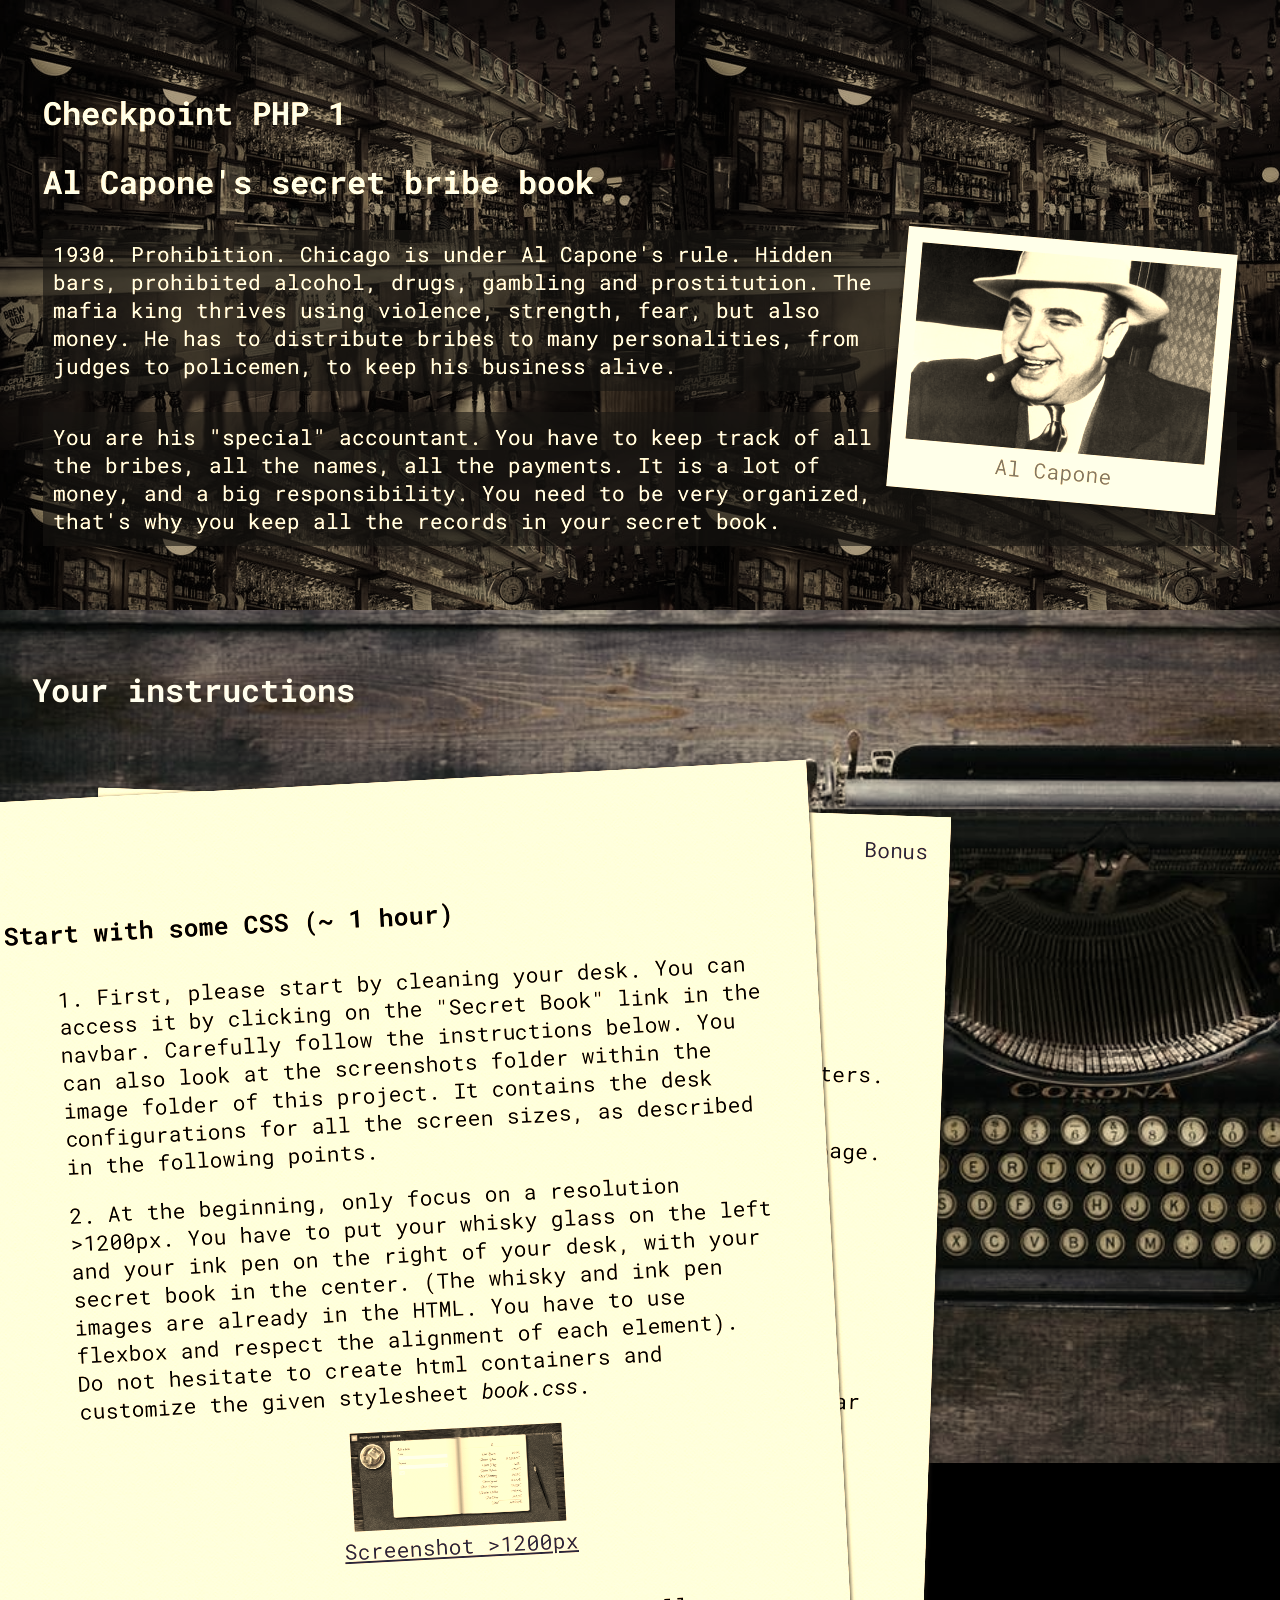
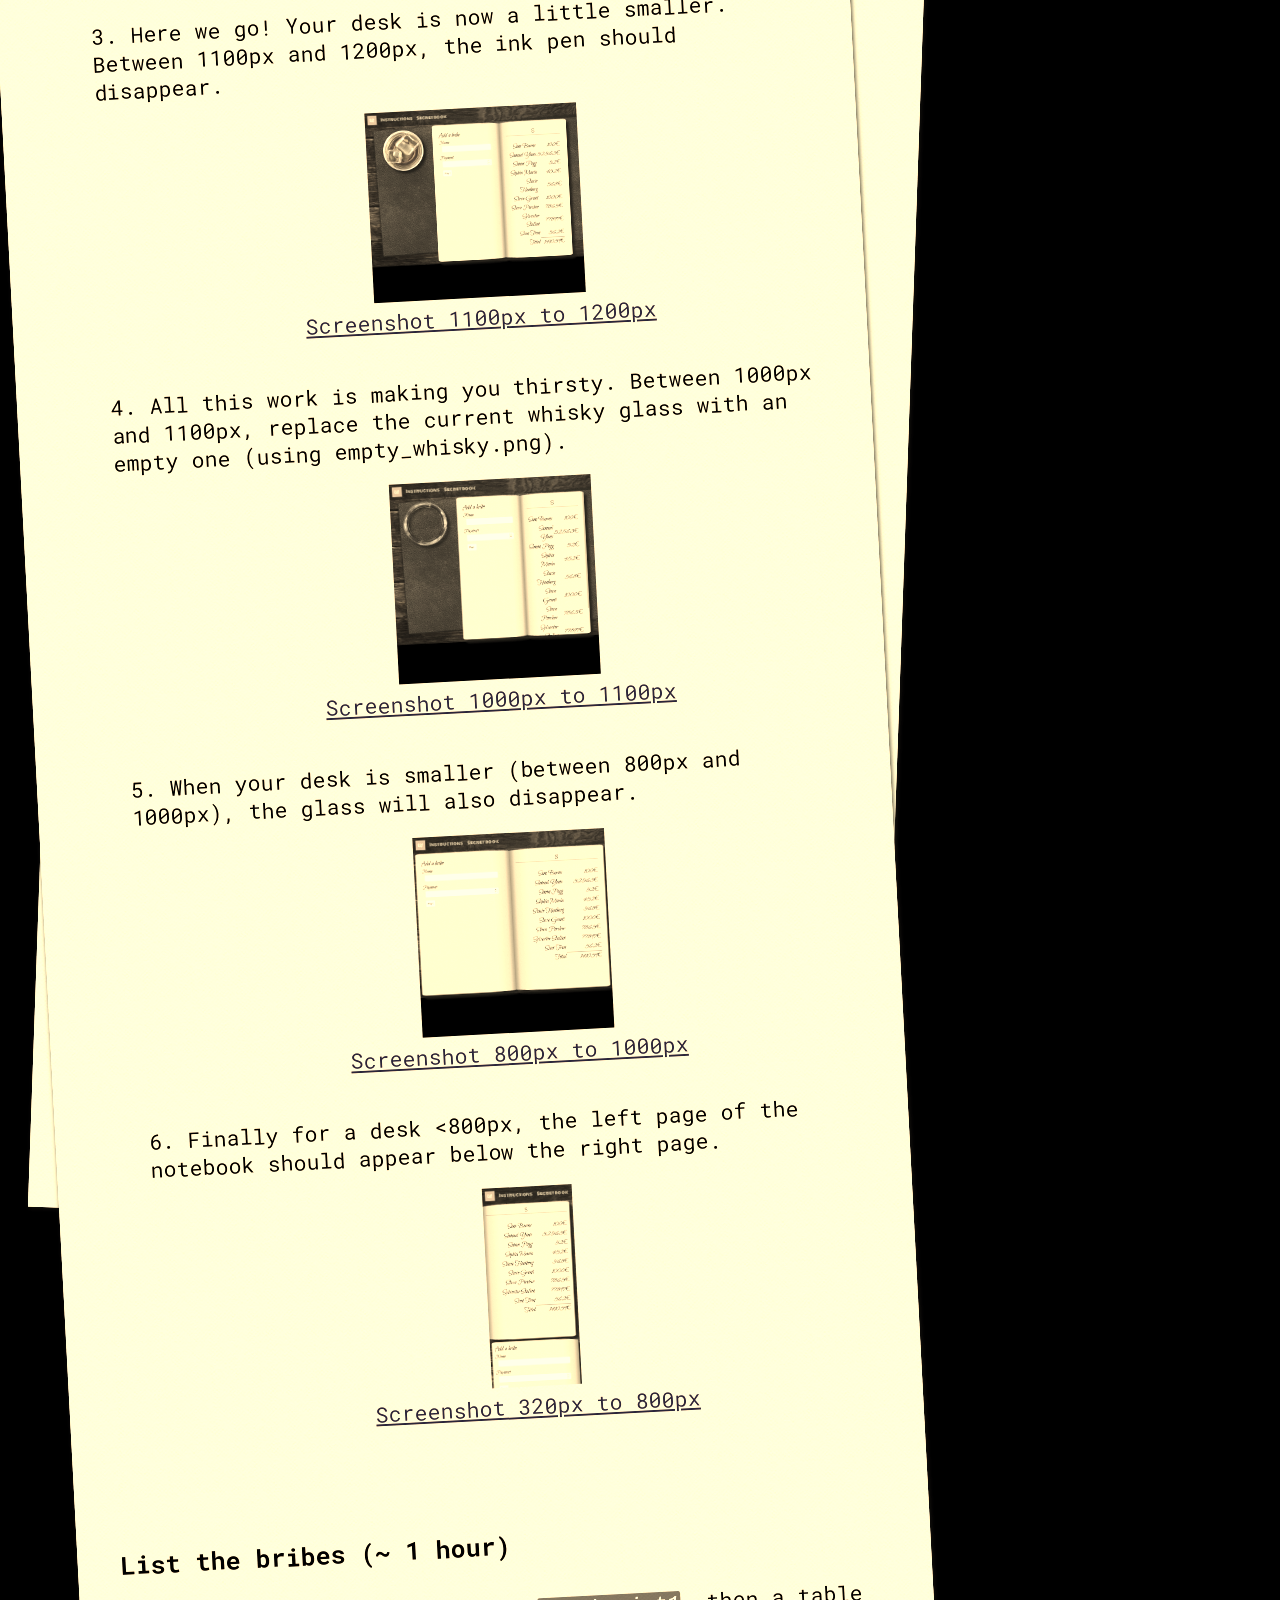
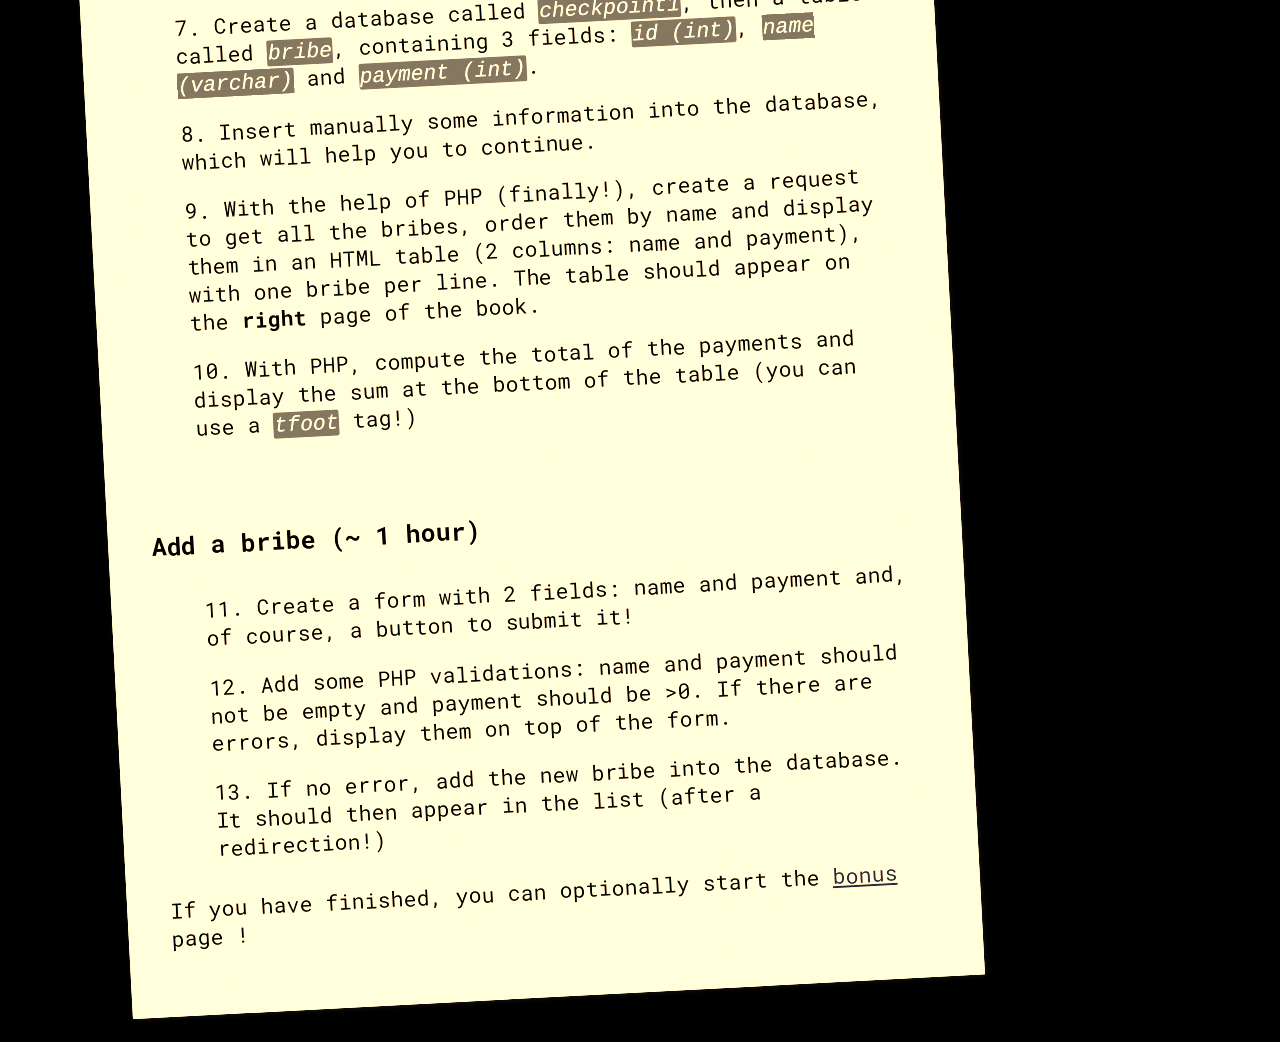
<file: index.html>
<!doctype html>
<html lang="en">
<head>
    <meta charset="UTF-8">
    <meta name="viewport" content="width=device-width, initial-scale=1, shrink-to-fit=no">
    <link rel="stylesheet" href="css/main.css">
    <link rel="stylesheet" href="css/instructions.css">
    <title>Checkpoint PHP 1</title>
</head>
<body>

<?php include 'header.php'; ?>

<main>
    <section class="context">
        <div>
            <h1>Checkpoint PHP 1</h1>
            <h2>Al Capone's secret bribe book</h2>
            <figure class="picture">
                <img src="image/capone.jpg" alt="Al Capone">
                <figcaption>Al Capone</figcaption>
            </figure>
            <p class="overlay">1930. Prohibition. Chicago is under Al Capone's rule. Hidden bars, prohibited alcohol,
                drugs, gambling and
                prostitution.
                The mafia king thrives using violence, strength, fear, but also money. He has to distribute bribes to many
                personalities, from judges to policemen, to keep his business alive.</p>
            <p class="overlay">You are his "special" accountant. You have to keep track of all the bribes, all the
                names,
                all the payments. It is a lot of money, and a big responsibility. You need to be very organized,
                that's why
                you keep all the records in your secret book.</p>
        </div>
    </section>

    <section class="instructions" id="instructions">
        <h2>Your instructions</h2>
        <article>
            <h3>Start with some CSS (~ 1 hour)</h3>
            <ol>
                <li>First, please start by cleaning your desk. You can access it by clicking on the "Secret Book" link in
                    the navbar.
                    Carefully follow the instructions below. You can also look at the screenshots folder within the
                    image folder of
                    this project. It contains the desk configurations for all the screen sizes, as described in the
                    following points.
                </li>
                <li>At the beginning, only focus on a resolution >1200px.
                    You have to put your whisky glass on the left and your ink pen on the right of your desk, with your
                    secret book in the center.
                    (The whisky and ink pen images are already in the HTML. You have to use flexbox and respect
                    the alignment
                    of each element).<br/>
                    Do not hesitate to create html containers and customize the given stylesheet <i>book.css</i>.

                    <figure class="thumbnail" id="clean">
                        <img src="image/screenshots/1200_and_more.jpg" alt="largest desk">
                        <figcaption>
                            <a href="image/screenshots/1200_and_more.jpg" target="_blank">Screenshot >1200px</a>
                        </figcaption>
                    </figure>


                </li>
                <li>Here we go! Your desk is now a little smaller. Between 1100px and 1200px, the ink pen should
                    disappear.
                    <figure class="thumbnail" id="clean">
                        <img src="image/screenshots/1100-1200.jpg" alt="1100-1200 desk">
                        <figcaption>
                            <a href="image/screenshots/1100-1200.jpg" target="_blank">Screenshot 1100px to 1200px</a>
                        </figcaption>
                    </figure>

                </li>
                <li>All this work is making you thirsty. Between 1000px and 1100px, replace the current whisky glass with
                    an empty one (using empty_whisky.png).
                    <figure class="thumbnail" id="clean">
                        <img src="image/screenshots/1000-1100.jpg" alt="1000-1100 desk">
                        <figcaption>
                            <a href="image/screenshots/1000-1100.jpg" target="_blank">Screenshot 1000px to 1100px</a>
                        </figcaption>
                    </figure>
                </li>
                <li>
                    When your desk is smaller (between 800px and 1000px), the glass will also disappear.
                    <figure class="thumbnail" id="clean">
                        <img src="image/screenshots/800-1000.jpg" alt="800-1000 desk">
                        <figcaption>
                            <a href="image/screenshots/800-1000.jpg" target="_blank">Screenshot 800px to 1000px</a>
                        </figcaption>
                    </figure>

                </li>
                <li>
                    Finally for a desk &lt;800px, the left page of the notebook should appear below the right page.
                    <figure class="thumbnail" id="clean">
                        <img src="image/screenshots/320-800.jpg" alt="320-800 desk">
                        <figcaption>
                            <a href="image/screenshots/320-800.jpg" target="_blank">Screenshot 320px to 800px</a>
                        </figcaption>
                    </figure>
                </li>
            </ol>

            <h3>List the bribes (~ 1 hour)</h3>
            <ol>
                <li>Create a database called <code>checkpoint1</code>, then a table called <code>bribe</code>,
                    containing 3 fields: <code>id (int)</code>, <code>name (varchar)</code> and <code>payment (int)</code>.
                </li>
                <li>Insert manually some information into the database, which will help you to continue.</li>
                <li>With the help of PHP (finally!), create a request to get all the bribes, order them by name and
                    display them
                    in an HTML table (2 columns: name and payment), with one bribe per line. The table should appear
                    on the
                    <strong>right</strong> page of the book.
                </li>
                <li>With PHP, compute the total of the payments and display the sum at the bottom of the table (you can
                    use a <code>tfoot</code> tag!)
                </li>
            </ol>

            <h3>Add a bribe (~ 1 hour)</h3>
            <ol>
                <li>Create a form with 2 fields: name and payment and, of course, a button to submit it!</li>
                <li>Add some PHP validations: name and payment should not be empty and payment should be >0. If there
                    are errors, display them on top of the form.
                </li>
                <li>If no error, add the new bribe into the database. It should then appear in the list (after a
                    redirection!)
                </li>
            </ol>

            <p>If you have finished, you can optionally start the <a href="#bonus">bonus</a> page !</p>

        </article>

        <article class="bonus" id="bonus">
            <a class="seeBonus" href="#bonus">Bonus</a>
            <a class="closeBonus" href="#instructions">X</a>
            <h3>Bonus page</h3>
            <h4>(only if you have finished the other instructions)</h4>
            <ol>
                <li>Create an alphabetical index using all the letters. A little hint: you can use the <code>range()</code>
                    function.
                </li>
                <li>Display the index on top for the desktop-size page.
                    <figure class="thumbnail" id="clean">
                        <img src="image/screenshots/bonus/bonus_large.jpg" alt="large desk with bonus feature">
                        <figcaption>
                            <a href="image/screenshots/bonus/bonus_large.jpg" target="_blank">Screenshot bonus >800px</a>
                        </figcaption>
                    </figure>
                </li>

                <li>On small devices (&lt;800px), the index should appear on the right. Do not hesitate to reorganize the
                    flexbox containers in the HTML if needed
                    <figure class="thumbnail" id="clean">
                        <img src="image/screenshots/bonus/bonus_small.jpg" alt="large desk with bonus feature">
                        <figcaption>
                            <a href="image/screenshots/bonus/bonus_small.jpg" target="_blank">Screenshot bonus &lt;800px</a>
                        </figcaption>
                    </figure>

                </li>

                <li>Each letter should be a link, with a query string indicating the letter. e.g, for the letter 'A', it
                    should be : <i>href="?letter=A"</i>
                    Then, when you click on a letter, change the previous SELECT request to get only the results for the
                    name starting with this letter, instead of all results.
                </li>
                <li>Furthermore, display the chosen letter at the top of the right page of the notebook.</li>
                <li>The total should reflect only the results displayed on the page</li>
                <li>Add a last validation for the form. When you try to add the name "Eliott Ness", the error "This man
                    is untouchable" should appear.
                </li>
            </ol>
            <figure class="picture ness">
                <img src="image/ness.jpeg" alt="Eliott Ness">
                <figcaption>Eliott Ness</figcaption>
            </figure>
        </article>
    </section>
</main>
</body>
</html>
</file>
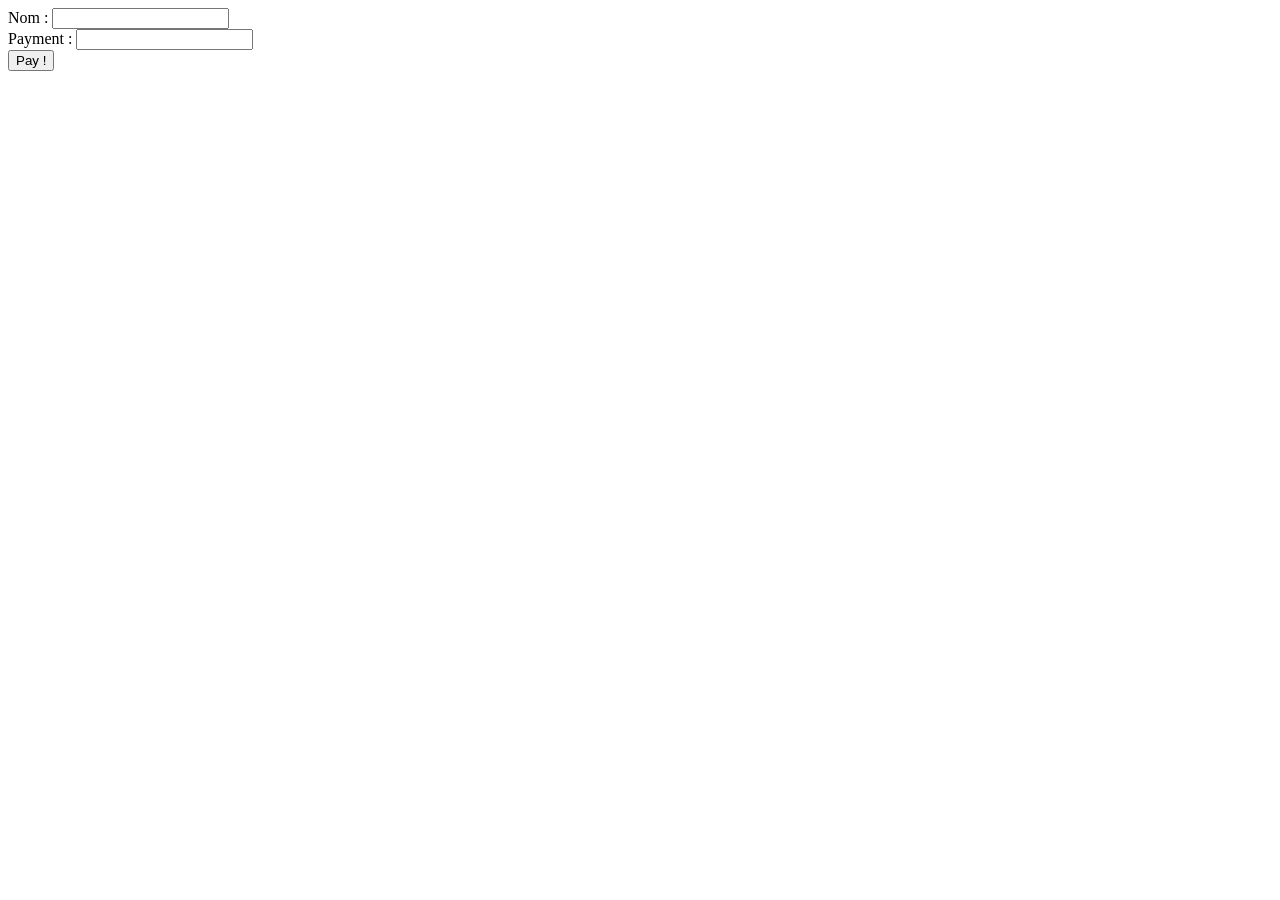
<file: formulaire.html>
<!DOCTYPE html>
<html>
    <head>
        <meta charset="UTF-8">
        <title>Formulaire</title>
    </head>
    <body>
        <form  action="/formulaire.php"  method="post">
            <div>
                <label  for="nom">Nom :</label>
                <input  type="text"  id="nom"  name="user_name">
            </div>
            <div>
                <label  for="payment">Payment :</label>
                <input  type="int"  id="payment"  name="user_payment">
            <div  class="button">
              <button  type="submit">Pay !</button>
            </div>
         </form>
         <?php
          if(isset($_POST['valider'])){
            $nom=$_POST['nom'];
            $vpayment=$_POST['payment'];
            echo 'Merci pour le pourboire !';
        }
        if($_POST['payment' ===0]){
            echo "Faut Payer !"
        }
        else{
            echo "J'aime quand tu payes!"
        }
         ?>
    </body>
</html>
</file>
<file: css/main.css>
@import url('https://fonts.googleapis.com/css?family=Monoton|Roboto+Mono&display=swap');

:root {
    --dark: rgba(18, 18, 18, 0.62);
    --light: #f5f5f5;
    --shadow: rgba(20, 20, 20, 0.9);
    --paper: #e6dfad;
    --paper-dark: #c7c196;
    --error: indianred;
    scroll-behavior: smooth;

}

body {
    margin:0;
    box-sizing: border-box;
    font-size: 16pt;
    font-family: 'Roboto Mono', monospace;
    background-color: black;
}

.overlay {
    background-color: var(--dark);
    padding: 0.5em;
}

ul.error {
    background-color: var(--error);
    padding: 1em;
}

ul.error:empty {
    display: none;
}
.navbar {
    background-color: var(--dark);
    padding: 15px;
    color: var(--light);
    font-family: 'Monoton', cursive;
    display: flex;
    align-items: center;
    position:fixed;
    z-index: 2;
    width: 100vw;
}

.navbar a {
    color: var(--light);
    text-decoration: none;
    padding-left: 1em;
}

.navbar a:hover {
    text-shadow: 1px 1px 1px var(--light);
}

.navbar .logo {
    width: 50px;
    filter:sepia(70%);
}

code {
    background-color: var(--dark);
    color: var(--light);
    padding:1px;
    font-style: italic;
    border-radius: 2px;
}

h3 {
    margin-top:3em;
}
</file>
<file: css/instructions.css>
.context {
    background-color: var(--dark);
    background-image: url("../image/bar.jpeg");
    filter: sepia(80%);
    padding: 2em;
    padding-top: 3em;
    color:var(--light);
    background-blend-mode: soft-light;
}

.picture {
    background-color: var(--light);
    padding: 15px;
    transform: rotate(5deg);
    object-fit: cover;
    width: 300px;
    margin:0.5em;
    float: right;
    text-align: center;
    box-shadow: 1px 1px 5px var(--shadow);
}

.picture img {
    width: 100%;
}

.picture figcaption {
    color: var(--dark);
}

.instructions {
    display: flex;
    background-color: black;
    background-image: url("../image/typewriter.jpeg");
    background-size: contain;
    background-repeat: no-repeat;
    flex-direction: column;
    width: 100%;
    filter:sepia(40%);
    font-size: 16pt;
}

.instructions h2 {
    padding-top: 1em;
    padding-left: 1em;
    color: var(--light);
}

.instructions article {
    padding:2em;
    margin:2em;
    background-color: white;
    background-image: url("../image/paper.png");
    background-blend-mode: multiply;
    width: 60%;
    transform: rotateZ(-3deg);
    filter:sepia(80%);
    min-height: 800px;
    box-shadow: 1px 1px 5px var(--shadow);
    counter-set: instructions;
}

.instructions ol {
    list-style-type: none;
}
.instructions li {
    counter-increment: instructions;
    padding: 0.5em;
}

.instructions li::before {
    content: counter(instructions) '. ';
}

.instructions li:hover {
    background-color: var(--paper-dark);
}

.instructions article.bonus {
    position: absolute;
    z-index: -1;
    top:150px;
    left: 20px;
    transform: rotateZ(2deg);
}

.seeBonus, .closeBonus {
    position: absolute;
    top:1em;
    right: 1em;
    padding-left:2em;
    padding-bottom:2em;
    text-decoration: none;
}



.closeBonus {
    display: none;
}

.instructions article.bonus:target {
    animation: pageSlide 1s;
    animation-fill-mode: forwards;
}

.instructions article.bonus:target .seeBonus {
    display: none;
}
.instructions article.bonus:target .closeBonus {
    display: block;
}



@keyframes pageSlide {
    50% {
        left:calc(20px + 60%);
    }

    100% {
        z-index: 1;
        left: 20px;
    }
}


.thumbnail {
    width: 100%;
    padding: 1em;
    margin: 0;
    text-align: center;
}

.thumbnail img {
    width: 30%;
    max-height: 200px;
    object-fit: contain;
}



.ness {
    margin-top:2em;
}
</file>
